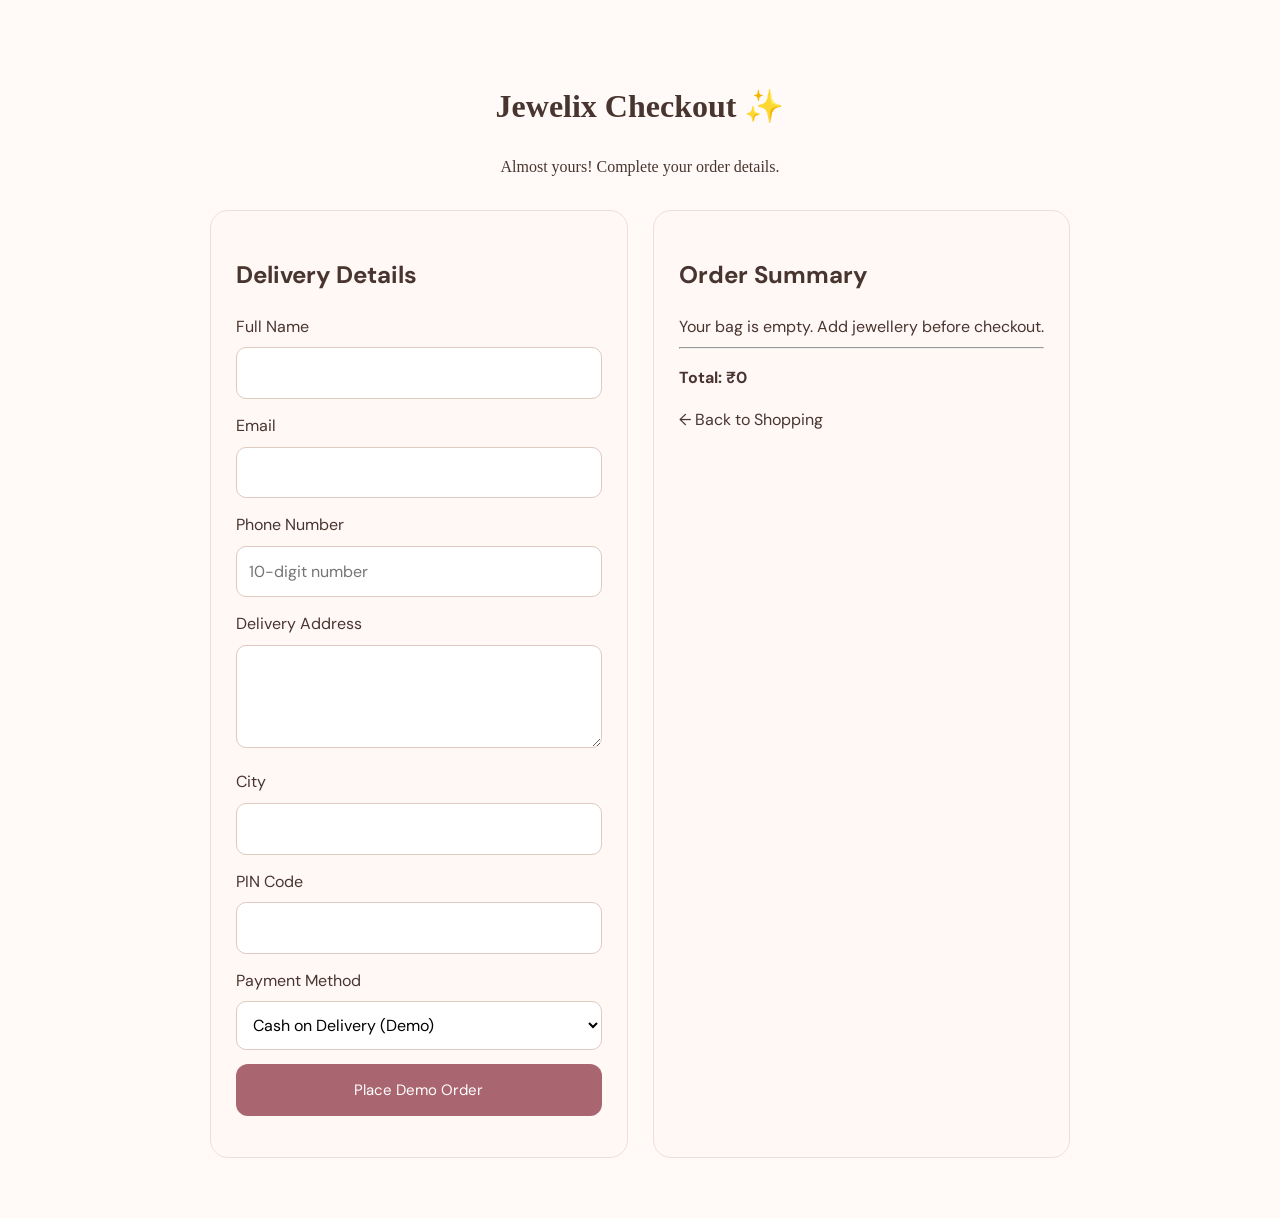
<file: checkout.html>
<!DOCTYPE html>
<html lang="en">
<head>
  <meta charset="UTF-8">
  <meta name="viewport" content="width=device-width, initial-scale=1.0">
  <title>Checkout | Jewelix</title>
  <link rel="stylesheet" href="style.css">
  <style>
    .checkout-page {
      max-width: 900px;
      margin: 40px auto;
      padding: 20px;
      color: #49352f;
    }
    .checkout-heading {
      text-align: center;
      font-family: Georgia, serif;
    }
    .checkout-layout {
      display: grid;
      grid-template-columns: 1fr 1fr;
      gap: 25px;
      margin-top: 30px;
    }
    .checkout-box {
      padding: 25px;
      border-radius: 18px;
      background: #fff8f5;
      border: 1px solid #eeded8;
    }
    .checkout-box input,
    .checkout-box textarea,
    .checkout-box select {
      width: 100%;
      box-sizing: border-box;
      margin: 8px 0 14px;
      padding: 12px;
      border: 1px solid #dfc9c0;
      border-radius: 10px;
      font: inherit;
      background: white;
    }
    .place-order {
      width: 100%;
      padding: 14px;
      border: 0;
      border-radius: 12px;
      background: #a96570;
      color: white;
      cursor: pointer;
      font-size: 15px;
    }
    #order-message {
      color: #426b45;
      line-height: 1.6;
    }
    @media (max-width: 650px) {
      .checkout-layout { grid-template-columns: 1fr; }
    }
  </style>
</head>
<body>
  <main class="checkout-page">
    <h1 class="checkout-heading">Jewelix Checkout ✨</h1>
    <p class="checkout-heading">Almost yours! Complete your order details.</p>

    <div class="checkout-layout">
      <section class="checkout-box">
        <h2>Delivery Details</h2>
        <form id="checkout-form">
          <label for="customer-name">Full Name</label>
          <input id="customer-name" name="name" required>

          <label for="customer-email">Email</label>
          <input id="customer-email" name="email" type="email" required>

          <label for="customer-phone">Phone Number</label>
          <input id="customer-phone" name="phone" type="tel"
                 pattern="[0-9]{10}" maxlength="10"
                 placeholder="10-digit number" required>

          <label for="customer-address">Delivery Address</label>
          <textarea id="customer-address" name="address"
                    rows="3" required></textarea>

          <label for="customer-city">City</label>
          <input id="customer-city" name="city" required>

          <label for="customer-pincode">PIN Code</label>
          <input id="customer-pincode" name="pincode"
                 inputmode="numeric" pattern="[0-9]{6}"
                 maxlength="6" required>

          <label for="payment-method">Payment Method</label>
          <select id="payment-method" name="payment" required>
            <option value="COD">Cash on Delivery (Demo)</option>
          </select>

          <button class="place-order" type="submit">Place Demo Order</button>
          <p id="order-message" role="status"></p>
        </form>
      </section>

      <section class="checkout-box">
        <h2>Order Summary</h2>
        <div id="checkout-items">Your bag items will appear here.</div>
        <hr>
        <p id="checkout-total"><strong>Total: ₹0</strong></p>
        <a href="index.html">← Back to Shopping</a>
      </section>
    </div>
  </main>

  <script>
    const checkoutItems = document.getElementById("checkout-items");
    const checkoutTotal = document.getElementById("checkout-total");

    function getCartItems() {
      // Read the cart saved by the existing Jewelix website
      for (const key of ["jewelixCart", "cart"]) {
        try {
          const value = JSON.parse(localStorage.getItem(key));
          if (Array.isArray(value) && value.length) return value;
        } catch (error) {}
      }
      return [];
    }

    function showOrderSummary() {
      const cart = getCartItems();

      if (!cart.length) {
        checkoutItems.textContent = "Your bag is empty. Add jewellery before checkout.";
        checkoutTotal.innerHTML = "<strong>Total: ₹0</strong>";
        return;
      }

      let total = 0;
      checkoutItems.replaceChildren();

      cart.forEach(item => {
        const quantity = Number(item.quantity || 1);
        const price = Number(item.price || 0);
        total += price * quantity;

        const row = document.createElement("p");
        row.textContent =
          `${item.name || item.title || "Jewellery"} × ${quantity} — ₹${price * quantity}`;
        checkoutItems.appendChild(row);
      });

      checkoutTotal.textContent = `Total: ₹${total}`;
    }

    showOrderSummary();

    document.getElementById("checkout-form").addEventListener("submit", function(event) {
      event.preventDefault();

      if (!getCartItems().length) {
        document.getElementById("order-message").textContent =
          "Your bag is empty. Please add a product first.";
        return;
      }

      document.getElementById("order-message").textContent =
        "Demo order placed successfully! Thank you for choosing Jewelix. 💗";

      // Demo only: no real payment or order submission occurs.
      localStorage.removeItem("jewelixCart");
      localStorage.removeItem("cart");
      showOrderSummary();
      this.reset();
    });
  </script>
</body>
</html>
</file>
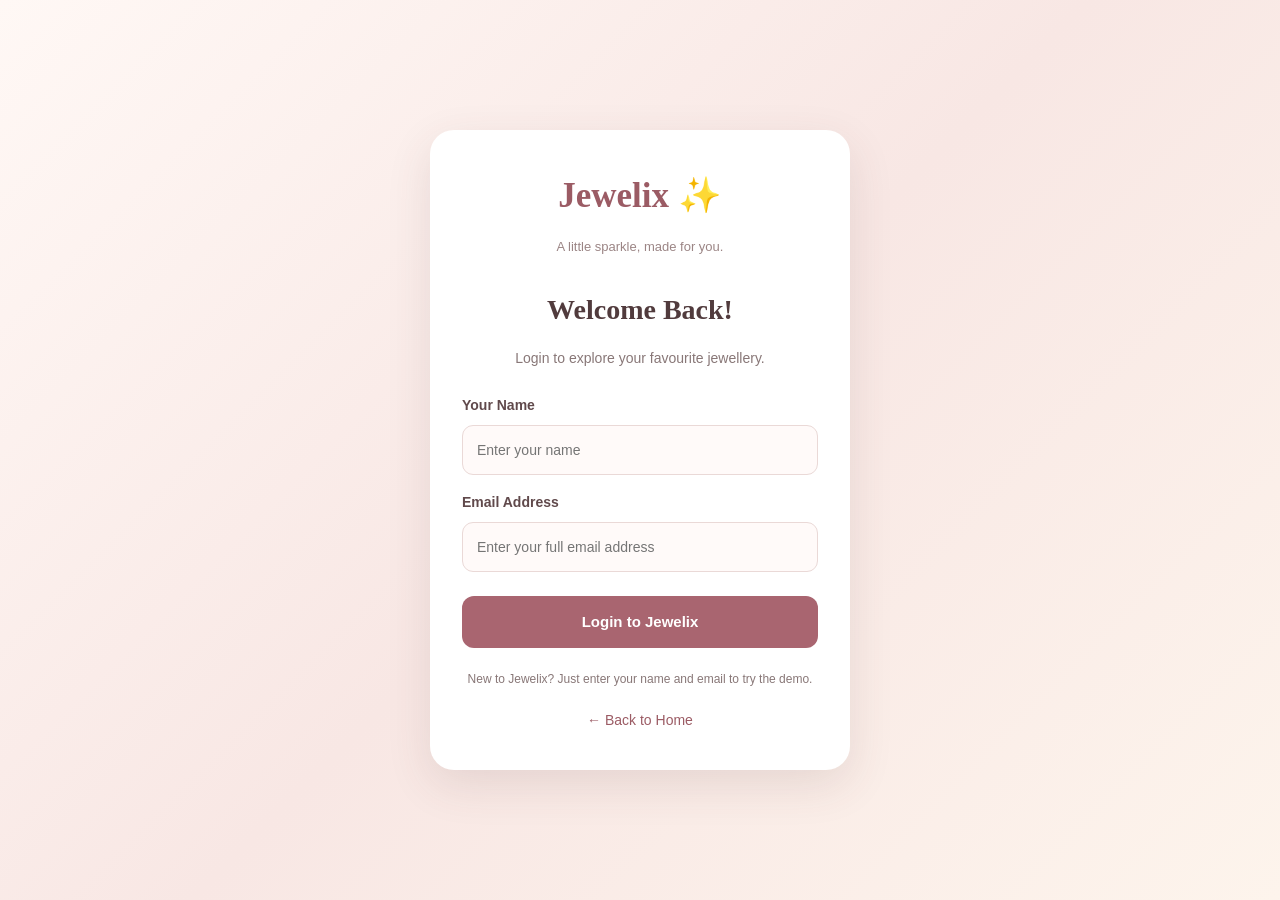
<file: login.html>
<!DOCTYPE html>
<html lang="en">
<head>
  <meta charset="UTF-8">
  <meta name="viewport" content="width=device-width, initial-scale=1.0">
  <title>Login | Jewelix</title>
  <link rel="stylesheet" href="style.css">
  <script src="script.js" defer></script>
</head>
<body class="login-page">

  <main class="login-card">
    <a href="index.html" class="login-brand">Jewelix<span> ✨</span></a>
    <p class="login-subtitle">A little sparkle, made for you.</p>

    <h1>Welcome Back!</h1>
    <p class="login-description">Login to explore your favourite jewellery.</p>

    <form id="loginForm">
      <label for="loginName">Your Name</label>
      <input type="text" id="loginName" placeholder="Enter your name" required>

      <label for="loginEmail">Email Address</label>
     <input type="text" id="loginEmail"
       placeholder="Enter your full email address"
       autocomplete="email" required>

      <button type="submit" class="login-submit">Login to Jewelix</button>
      <p id="loginMessage" class="login-message" aria-live="polite"></p>
    </form>

    <p class="login-footer">
      New to Jewelix? Just enter your name and email to try the demo.
    </p>
    <a href="index.html" class="back-home">← Back to Home</a>
  </main>

</body>
</html>
</file>
<file: style.css>
/* ========================================
   JEWELIX — Pinterest Inspired Design
   PART 1: Basic Setup, Header and Hero
======================================== */

@import url('https://fonts.googleapis.com/css2?family=DM+Sans:wght@400;500;600;700&family=Playfair+Display:wght@400;500;600;700&display=swap');

:root {
  --bg: #fffaf7;
  --surface: #ffffff;
  --text: #30231f;
  --muted: #85736c;
  --accent: #a85e48;
  --accent-dark: #844331;
  --soft-pink: #f4e5df;
  --border: #eadbd4;
  --shadow: 0 12px 35px rgba(67, 40, 31, 0.08);
  --radius: 22px;
}

* {
  box-sizing: border-box;
}

html {
  scroll-behavior: smooth;
  scroll-padding-top: 90px;
}

body {
  margin: 0;
  background: var(--bg);
  color: var(--text);
  font-family: 'DM Sans', sans-serif;
  line-height: 1.6;
}

button,
input,
textarea {
  font: inherit;
}

button {
  cursor: pointer;
}

button:focus-visible,
a:focus-visible,
input:focus-visible,
textarea:focus-visible {
  outline: 2px solid var(--accent);
  outline-offset: 3px;
}

a {
  color: inherit;
  text-decoration: none;
}

img {
  display: block;
  max-width: 100%;
}

button {
  -webkit-tap-highlight-color: transparent;
}

.section-wrap {
  width: min(1380px, calc(100% - 64px));
  margin-inline: auto;
}

section {
  scroll-margin-top: 95px;
}

/* ---------- HEADER ---------- */

.site-header {
  position: sticky;
  top: 0;
  z-index: 100;
  display: flex;
  align-items: center;
  justify-content: space-between;
  gap: 25px;
  padding: 17px 5%;
  background: rgba(255, 250, 247, 0.94);
  border-bottom: 1px solid rgba(234, 219, 212, 0.8);
  backdrop-filter: blur(16px);
}

.brand {
  flex-shrink: 0;
  font-family: 'Playfair Display', serif;
  font-size: 31px;
  font-weight: 700;
  letter-spacing: -1.5px;
}

.brand span {
  color: var(--accent);
}

.main-nav {
  display: flex;
  align-items: center;
  justify-content: center;
  gap: 27px;
}

.main-nav a {
  color: var(--muted);
  font-size: 13px;
  font-weight: 600;
  transition: color 0.2s ease;
}

.main-nav a:hover {
  color: var(--accent);
}

.header-actions {
  display: flex;
  align-items: center;
  gap: 10px;
}

.header-actions button {
  min-width: 42px;
  min-height: 42px;
  padding: 8px 12px;
  border: 1px solid var(--border);
  border-radius: 50px;
  background: var(--surface);
  color: var(--text);
  font-size: 12px;
  transition: background 0.2s ease, transform 0.2s ease;
}

.header-actions button:hover {
  background: var(--soft-pink);
  transform: translateY(-2px);
}

/* ---------- HERO SECTION ---------- */

.hero {
  display: grid;
  grid-template-columns: 1fr 0.9fr;
  align-items: center;
  gap: 55px;
  min-height: 560px;
  padding-block: 65px 80px;
}

.hero-copy {
  max-width: 620px;
}

.eyebrow {
  display: inline-block;
  margin-bottom: 14px;
  color: var(--accent);
  font-size: 11px;
  font-weight: 700;
  letter-spacing: 2.5px;
  text-transform: uppercase;
}

.hero h1 {
  margin: 0 0 22px;
  font-family: 'Playfair Display', serif;
  font-size: clamp(42px, 5.4vw, 76px);
  font-weight: 500;
  line-height: 1.08;
  letter-spacing: -2.2px;
}

.hero h1 span {
  color: var(--accent);
  font-style: italic;
}

.hero p {
  max-width: 470px;
  margin: 0 0 30px;
  color: var(--muted);
  font-size: 15px;
  line-height: 1.9;
}

.primary-button {
  display: inline-flex;
  align-items: center;
  justify-content: center;
  min-height: 49px;
  padding: 13px 24px;
  border: none;
  border-radius: 50px;
  background: var(--accent);
  color: #ffffff;
  font-size: 13px;
  font-weight: 700;
  transition: background 0.2s ease, transform 0.2s ease;
}

.primary-button:hover {
  background: var(--accent-dark);
  transform: translateY(-2px);
}

.hero-art {
  position: relative;
  min-height: 430px;
  overflow: hidden;
  border-radius: 48% 48% 24px 24px;
  background:
    radial-gradient(circle at 70% 25%, #fff9f0 0, transparent 28%),
    linear-gradient(145deg, #ecd4c6, #d7a994 55%, #b87f6c);
}

.hero-art::before {
  position: absolute;
  top: 12%;
  left: 12%;
  width: 76%;
  height: 76%;
  border: 1px solid rgba(255, 255, 255, 0.45);
  border-radius: 50%;
  content: '';
}

.hero-art::after {
  position: absolute;
  right: 12%;
  bottom: 12%;
  width: 95px;
  height: 95px;
  border: 1px solid rgba(255, 255, 255, 0.5);
  border-radius: 50%;
  content: '';
}

/* Hero artwork decoration */

.hero-art .hero-decoration {
  position: absolute;
  inset: 0;
  display: grid;
  place-items: center;
  font-size: 100px;
}
/* ========================================
   PART 2: PRODUCT GALLERY + MASONRY LAYOUT
======================================== */

.gallery-section {
  padding-top: 40px;
  padding-bottom: 100px;
}

.section-heading {
  display: flex;
  align-items: end;
  justify-content: space-between;
  gap: 20px;
  margin-bottom: 28px;
}

.section-heading h2,
.studio-intro h2,
.about-copy h2,
.contact-section h2 {
  margin: 0;
  font-family: 'Playfair Display', serif;
  font-size: clamp(32px, 4vw, 49px);
  font-weight: 500;
  line-height: 1.2;
  letter-spacing: -1px;
}

.section-heading p {
  margin: 10px 0 0;
  color: var(--muted);
  font-size: 14px;
}

.gallery-tools {
  display: flex;
  flex-wrap: wrap;
  align-items: center;
  justify-content: space-between;
  gap: 18px;
  margin-bottom: 28px;
}

#search-input {
  width: min(100%, 290px);
  min-height: 45px;
  padding: 12px 17px;
  border: 1px solid var(--border);
  border-radius: 50px;
  background: #fff;
  color: var(--text);
  outline: none;
}

#search-input:focus {
  border-color: var(--accent);
}

.filter-list {
  display: flex;
  flex-wrap: wrap;
  gap: 9px;
}

.filter-chip {
  padding: 10px 16px;
  border: 1px solid var(--border);
  border-radius: 50px;
  background: transparent;
  color: var(--muted);
  font-size: 12px;
  font-weight: 600;
  transition: all 0.2s ease;
}

.filter-chip:hover,
.filter-chip.active {
  border-color: var(--accent);
  background: var(--accent);
  color: #fff;
}

/* Pinterest-style masonry columns */

#product-grid {
  columns: 4 220px;
  column-gap: 22px;
}

.product-card {
  position: relative;
  display: inline-block;
  width: 100%;
  margin: 0 0 24px;
  overflow: hidden;
  break-inside: avoid;
  border-radius: 18px;
  background: var(--surface);
  box-shadow: 0 4px 20px rgba(67, 40, 31, 0.045);
  transition: transform 0.25s ease, box-shadow 0.25s ease;
}

.product-card:hover {
  transform: translateY(-4px);
  box-shadow: var(--shadow);
}

.product-card img {
  width: 100%;
  height: auto;
  min-height: 180px;
  object-fit: cover;
  background: var(--soft-pink);
}

.product-card:nth-child(4n + 1) img {
  aspect-ratio: 4 / 5;
}

.product-card:nth-child(4n + 2) img {
  aspect-ratio: 3 / 4;
}

.product-card:nth-child(4n + 3) img {
  aspect-ratio: 4 / 3;
}

.product-card:nth-child(4n) img {
  aspect-ratio: 3 / 5;
}

.product-card-content {
  padding: 16px;
}

.product-card-content h3 {
  margin: 0 0 5px;
  font-family: 'Playfair Display', serif;
  font-size: 19px;
  font-weight: 500;
}

.product-card-content p {
  margin: 0 0 12px;
  color: var(--muted);
  font-size: 12px;
}

.product-card-bottom {
  display: flex;
  align-items: center;
  justify-content: space-between;
  gap: 10px;
}

.product-price {
  color: var(--accent-dark);
  font-size: 14px;
  font-weight: 700;
}

.product-card-actions {
  display: flex;
  gap: 7px;
}

.product-card-actions button {
  min-width: 35px;
  min-height: 35px;
  padding: 7px;
  border: 1px solid var(--border);
  border-radius: 50%;
  background: #fffaf7;
  color: var(--text);
}

.product-card-actions button:hover {
  background: var(--soft-pink);
}

#empty-message {
  padding: 35px 15px;
  color: var(--muted);
  text-align: center;
}

/* ========================================
   PART 2: CUSTOMIZATION STUDIO
======================================== */

.studio-section {
  padding: 90px 0;
  background: #f5e9e3;
}

.studio-intro {
  max-width: 700px;
  margin: 0 auto 42px;
  padding: 0 24px;
  text-align: center;
}

.studio-intro p {
  margin: 15px auto 0;
  color: var(--muted);
  font-size: 14px;
  line-height: 1.8;
}

/* Two-column studio layout */

.custom-studio {
  display: grid;
  grid-template-columns: minmax(0, 1.2fr) minmax(320px, 0.8fr);
  align-items: start;
  gap: 30px;
  width: min(1320px, calc(100% - 64px));
  margin-inline: auto;
}

/* Large live preview */

.custom-preview {
  position: sticky;
  top: 100px;
  min-width: 0;
  min-height: 590px;
  padding: 28px;
  overflow: hidden;
  border: 1px solid rgba(234, 219, 212, 0.9);
  border-radius: 30px;
  background: #fffaf8;
  box-shadow: 0 25px 70px rgba(70, 45, 40, 0.10);
}

.preview-topline {
  display: flex;
  align-items: center;
  justify-content: space-between;
  gap: 15px;
  padding-bottom: 18px;
  border-bottom: 1px solid var(--border);
}

.preview-topline span:first-child {
  font-size: 12px;
  font-weight: 700;
  letter-spacing: 1px;
  text-transform: uppercase;
}

.preview-topline span:last-child {
  color: var(--muted);
  font-size: 11px;
}

.necklace-stage {
  display: grid;
  place-items: center;
  width: 100%;
  min-height: 410px;
  margin: 14px auto;
  overflow: hidden;
  border-radius: 22px;
  background:
    radial-gradient(ellipse at center, #fff 0%, #fff9f4 55%, #f2dfd5 100%);
}

.necklace-stage svg {
  display: block;
  width: min(100%, 470px);
  height: auto;
  max-height: 430px;
  overflow: visible;
}

.preview-footer {
  display: flex;
  align-items: center;
  justify-content: space-between;
  gap: 15px;
  padding-top: 17px;
  border-top: 1px solid var(--border);
  color: var(--muted);
  font-size: 12px;
}

#preview-finish {
  color: var(--accent-dark);
  font-weight: 700;
}

/* Customization controls */

.custom-content {
  min-width: 0;
  padding: 28px;
  border: 1px solid rgba(234, 219, 212, 0.8);
  border-radius: 30px;
  background: #fff;
  box-shadow: 0 15px 45px rgba(70, 45, 40, 0.06);
}

.custom-content h3 {
  margin: 0 0 8px;
  font-family: 'Playfair Display', serif;
  font-size: 27px;
  font-weight: 500;
}

.custom-content > p {
  margin: 0 0 25px;
  color: var(--muted);
  font-size: 13px;
  line-height: 1.8;
}

.control-group {
  margin-top: 26px;
  padding-top: 22px;
  border-top: 1px solid var(--border);
}

.control-group > label,
.control-group > p:first-child {
  display: block;
  margin: 0 0 12px;
  font-size: 13px;
  font-weight: 700;
}

#initial-input {
  width: 100%;
  min-height: 48px;
  padding: 12px 15px;
  border: 1px solid var(--border);
  border-radius: 12px;
  background: #fffaf7;
  color: var(--text);
  text-transform: uppercase;
}

.finish-options,
.charm-options {
  display: flex;
  flex-wrap: wrap;
  gap: 10px;
}

.finish-option,
.charm-option {
  display: inline-flex;
  align-items: center;
  justify-content: center;
  gap: 8px;
  min-height: 43px;
  padding: 9px 13px;
  border: 1px solid var(--border);
  border-radius: 12px;
  background: #fff;
  color: var(--text);
  font-size: 12px;
  transition: all 0.2s ease;
}

.finish-option:hover,
.charm-option:hover,
.finish-option.active,
.charm-option.active {
  border-color: var(--accent);
  background: #fff4ef;
}

.swatch {
  display: inline-block;
  width: 17px;
  height: 17px;
  flex-shrink: 0;
  border: 1px solid rgba(0, 0, 0, 0.12);
  border-radius: 50%;
}

.swatch.gold {
  background: linear-gradient(135deg, #f9e7a1, #c99732);
}

.swatch.silver {
  background: linear-gradient(135deg, #fff, #9b9b9b);
}

.swatch.rose {
  background: linear-gradient(135deg, #f7c9bb, #b86f62);
}

#custom-price {
  color: var(--accent-dark);
  font-family: 'Playfair Display', serif;
  font-size: 30px;
  font-weight: 600;
}

#add-custom-to-cart {
  width: 100%;
  margin-top: 18px;
}

#studio-feedback {
  min-height: 22px;
  margin-top: 12px;
  color: var(--accent-dark);
  font-size: 12px;
}
/* ========================================
   PART 3: ABOUT SECTION
======================================== */

.about-section {
  display: grid;
  grid-template-columns: 1fr 0.85fr;
  align-items: center;
  gap: 65px;
  padding-top: 100px;
  padding-bottom: 100px;
}

.about-copy .eyebrow {
  margin-bottom: 15px;
}

.about-copy h2 {
  max-width: 570px;
  margin-bottom: 22px;
}

.about-copy p {
  max-width: 570px;
  color: var(--muted);
  font-size: 14px;
  line-height: 1.95;
}

.about-image {
  display: grid;
  min-height: 390px;
  place-items: center;
  overflow: hidden;
  border-radius: 48% 48% 22px 22px;
  background:
    radial-gradient(circle at 50% 35%, #fffaf3 0, transparent 35%),
    linear-gradient(145deg, #f1d9cc, #d3a08b);
}

.about-image img {
  width: 100%;
  height: 390px;
  object-fit: cover;
}

/* ========================================
   PART 3: CONTACT SECTION
======================================== */

.contact-section {
  padding: 85px 24px;
  background: #f3e5de;
  text-align: center;
}

.contact-section h2 {
  margin-bottom: 12px;
}

.contact-section > p {
  max-width: 520px;
  margin: 0 auto 30px;
  color: var(--muted);
  font-size: 14px;
}

#contact-form {
  display: grid;
  gap: 14px;
  width: min(100%, 520px);
  margin: 0 auto;
  text-align: left;
}

#contact-form input,
#contact-form textarea {
  width: 100%;
  padding: 14px 16px;
  border: 1px solid var(--border);
  border-radius: 13px;
  background: #fffaf7;
  color: var(--text);
}

#contact-form textarea {
  min-height: 125px;
  resize: vertical;
}

#contact-form .primary-button {
  justify-self: start;
}

#contact-feedback {
  min-height: 24px;
  color: var(--accent-dark);
  font-size: 13px;
}

/* ========================================
   PART 3: FOOTER
======================================== */

.site-footer {
  display: flex;
  align-items: center;
  justify-content: space-between;
  gap: 20px;
  padding: 28px 5%;
  background: #30231f;
  color: #fffaf7;
}

.site-footer .brand {
  font-size: 25px;
}

.site-footer p {
  margin: 0;
  color: #e2cfc6;
  font-size: 12px;
}

/* ========================================
   PART 3: TOAST MESSAGE
======================================== */

#toast {
  position: fixed;
  right: 22px;
  bottom: 22px;
  z-index: 300;
  max-width: calc(100% - 44px);
  padding: 14px 20px;
  border-radius: 14px;
  background: #30231f;
  color: white;
  box-shadow: var(--shadow);
  font-size: 13px;
  opacity: 0;
  pointer-events: none;
  transform: translateY(12px);
  transition: opacity 0.25s ease, transform 0.25s ease;
}

#toast.show {
  opacity: 1;
  transform: translateY(0);
}

/* ========================================
   PART 3: PRODUCT MODAL
======================================== */

#product-modal[hidden],
#panel-scrim[hidden] {
  display: none !important;
}

#product-modal {
  position: fixed;
  inset: 0;
  z-index: 200;
  display: grid;
  place-items: center;
  padding: 20px;
  background: rgba(36, 25, 21, 0.55);
}

.modal-content {
  position: relative;
  width: min(100%, 750px);
  max-height: 90vh;
  padding: 24px;
  overflow: auto;
  border-radius: 24px;
  background: var(--bg);
}

#modal-close {
  position: absolute;
  top: 12px;
  right: 12px;
  z-index: 2;
  width: 40px;
  height: 40px;
  border: none;
  border-radius: 50%;
  background: #fff;
  font-size: 20px;
}

#modal-image {
  width: 100%;
  max-height: 340px;
  object-fit: contain;
  border-radius: 15px;
  background: var(--soft-pink);
}

#modal-category {
  margin-top: 18px;
  color: var(--accent);
  font-size: 11px;
  font-weight: 700;
  letter-spacing: 1.5px;
  text-transform: uppercase;
}

#modal-title {
  margin: 8px 0;
  font-family: 'Playfair Display', serif;
  font-size: 30px;
}

#modal-description {
  color: var(--muted);
  font-size: 14px;
}

#modal-price {
  margin: 15px 0;
  color: var(--accent-dark);
  font-size: 20px;
  font-weight: 700;
}

/* ========================================
   PART 3: CART AND WISHLIST SIDE PANEL
======================================== */

#side-panel {
  position: fixed;
  top: 0;
  right: 0;
  z-index: 220;
  display: flex;
  flex-direction: column;
  width: min(420px, 92vw);
  height: 100dvh;
  padding: 24px;
  background: var(--bg);
  box-shadow: -10px 0 40px rgba(0, 0, 0, 0.12);
  transform: translateX(105%);
  transition: transform 0.3s ease;
}

#side-panel.open {
  transform: translateX(0);
}

#side-panel[aria-hidden="true"] {
  visibility: hidden;
}

#side-panel.open[aria-hidden="false"] {
  visibility: visible;
}

.panel-heading {
  display: flex;
  align-items: center;
  justify-content: space-between;
  gap: 15px;
  padding-bottom: 18px;
  border-bottom: 1px solid var(--border);
}

#panel-title {
  margin: 0;
  font-family: 'Playfair Display', serif;
  font-size: 26px;
}

#panel-close {
  width: 40px;
  height: 40px;
  border: 1px solid var(--border);
  border-radius: 50%;
  background: #fff;
  font-size: 20px;
}

#panel-items {
  flex: 1;
  overflow-y: auto;
  padding-block: 15px;
}

.panel-item {
  display: flex;
  align-items: center;
  gap: 13px;
  padding: 14px 0;
  border-bottom: 1px solid var(--border);
}

.panel-item img {
  width: 68px;
  height: 78px;
  border-radius: 10px;
  object-fit: cover;
}

.panel-item h4 {
  margin: 0 0 4px;
  font-size: 13px;
}

.panel-item p {
  margin: 0;
  color: var(--muted);
  font-size: 12px;
}

#panel-footer {
  padding-top: 16px;
  border-top: 1px solid var(--border);
}

#panel-scrim {
  position: fixed;
  inset: 0;
  z-index: 210;
  background: rgba(35, 24, 20, 0.4);
}

/* ========================================
   PART 3: RESPONSIVE DESIGN
======================================== */

@media (max-width: 1000px) {
  .site-header {
    flex-wrap: wrap;
    gap: 14px;
  }

  .main-nav {
    order: 3;
    width: 100%;
    justify-content: center;
    gap: 22px;
  }

  .hero {
    gap: 30px;
  }

  .custom-studio {
    grid-template-columns: minmax(0, 1fr) minmax(280px, 0.85fr);
    gap: 20px;
    width: calc(100% - 40px);
  }

  .custom-preview {
    min-height: 520px;
    padding: 20px;
  }

  .necklace-stage {
    min-height: 350px;
  }

  .custom-content {
    padding: 22px;
  }

  .about-section {
    gap: 35px;
  }
}

@media (max-width: 700px) {
  .section-wrap {
    width: calc(100% - 32px);
  }

  .site-header {
    padding: 13px 16px;
  }

  .brand {
    font-size: 27px;
  }

  .main-nav {
    justify-content: flex-start;
    gap: 20px;
    overflow-x: auto;
    padding: 5px 0;
  }

  .main-nav a {
    flex-shrink: 0;
  }

  .header-actions {
    gap: 5px;
  }

  .header-actions button {
    min-width: 36px;
    min-height: 36px;
    padding: 6px 9px;
  }

  .hero {
    grid-template-columns: 1fr;
    min-height: auto;
    gap: 30px;
    padding-top: 50px;
    padding-bottom: 55px;
  }

  .hero h1 {
    font-size: clamp(42px, 11vw, 62px);
  }

  .hero-art {
    min-height: 300px;
  }

  .gallery-section {
    padding-top: 30px;
    padding-bottom: 65px;
  }

  .section-heading {
    align-items: flex-start;
    flex-direction: column;
  }

  .gallery-tools {
    align-items: stretch;
    flex-direction: column;
  }

  #search-input {
    width: 100%;
  }

  .filter-list {
    gap: 7px;
  }

  .filter-chip {
    padding: 9px 12px;
  }

  #product-grid {
    columns: 2 140px;
    column-gap: 12px;
  }

  .product-card {
    margin-bottom: 14px;
    border-radius: 14px;
  }

  .product-card-content {
    padding: 11px;
  }

  .product-card-content h3 {
    font-size: 16px;
  }

  .product-card-content p {
    font-size: 11px;
  }

  .product-card-bottom {
    align-items: flex-start;
    flex-direction: column;
  }

  /* On mobile, preview and controls stack vertically */

  .studio-section {
    padding: 60px 0;
  }

  .studio-intro {
    margin-bottom: 28px;
  }

  .custom-studio {
    grid-template-columns: minmax(0, 1fr);
    width: calc(100% - 28px);
    gap: 20px;
  }

  .custom-preview {
    position: relative;
    top: auto;
    min-height: 0;
    padding: 16px;
    border-radius: 22px;
  }

  .necklace-stage {
    min-height: 300px;
  }

  .necklace-stage svg {
    max-height: 330px;
  }

  .custom-content {
    padding: 21px;
    border-radius: 22px;
  }

  .about-section {
    grid-template-columns: 1fr;
    gap: 25px;
    padding-top: 65px;
    padding-bottom: 65px;
  }

  .about-image {
    min-height: 280px;
  }

  .about-image img {
    height: 280px;
  }

  .contact-section {
    padding: 65px 18px;
  }

  .site-footer {
    align-items: flex-start;
    flex-direction: column;
    padding: 25px 20px;
  }

  .modal-content {
    padding: 18px;
  }
}

@media (max-width: 380px) {
  .header-actions button {
    font-size: 11px;
  }

  #product-grid {
    columns: 2 120px;
    column-gap: 9px;
  }

  .custom-studio {
    width: calc(100% - 20px);
  }

  .finish-option,
  .charm-option {
    padding: 8px 10px;
    font-size: 11px;
  }
}
/* JEWELIX PRODUCT CARD FIX */

#product-grid {
  columns: 4 220px;
  column-gap: 18px;
}

.product-card {
  display: inline-block;
  width: 100%;
  margin: 0 0 20px;
  overflow: hidden;
  break-inside: avoid;
  border-radius: 18px;
  background: #ffffff;
}

.product-card img {
  display: block;
  width: 100%;
  min-height: 0;
  object-fit: cover;
  background: #f4e5df;
}

.product-card:nth-child(4n + 1) img {
  aspect-ratio: 4 / 5;
}

.product-card:nth-child(4n + 2) img {
  aspect-ratio: 3 / 4;
}

.product-card:nth-child(4n + 3) img {
  aspect-ratio: 4 / 3;
}

.product-card:nth-child(4n) img {
  aspect-ratio: 3 / 5;
}

@media (max-width: 700px) {
  #product-grid {
    columns: 2 140px;
    column-gap: 12px;
  }
}
/* Jewelix Login Page */
.login-page {
    min-height: 100vh;
    margin: 0;
    padding: 25px 15px;
    box-sizing: border-box;
    display: flex;
    justify-content: center;
    align-items: center;
    background: linear-gradient(135deg, #fff8f5, #f8e7e4, #fdf4ec);
    font-family: Arial, sans-serif;
}

.login-card {
    width: 100%;
    max-width: 420px;
    box-sizing: border-box;
    padding: 38px 32px;
    background: #ffffff;
    border-radius: 24px;
    box-shadow: 0 15px 45px rgba(91, 55, 55, 0.12);
}

.login-brand {
    display: block;
    text-align: center;
    color: #9b5b64;
    font-family: Georgia, serif;
    font-size: 35px;
    font-weight: bold;
    text-decoration: none;
}

.login-brand span {
    color: #c99b58;
}

.login-subtitle {
    text-align: center;
    color: #9b8585;
    font-size: 13px;
    margin-bottom: 30px;
}

.login-card h1 {
    margin-bottom: 8px;
    color: #513b3d;
    font-family: Georgia, serif;
    font-size: 28px;
    text-align: center;
}

.login-description {
    color: #887777;
    font-size: 14px;
    text-align: center;
    margin-bottom: 25px;
}

.login-card label {
    display: block;
    margin: 16px 0 8px;
    color: #60494b;
    font-size: 14px;
    font-weight: bold;
}

.login-card input {
    width: 100%;
    box-sizing: border-box;
    padding: 13px 14px;
    border: 1px solid #ead9d7;
    border-radius: 11px;
    background: #fffaf9;
    font-size: 14px;
    outline: none;
}

.login-card input:focus {
    border-color: #b87580;
    box-shadow: 0 0 0 3px rgba(184, 117, 128, 0.12);
}

.login-submit {
    width: 100%;
    margin-top: 24px;
    padding: 14px;
    border: none;
    border-radius: 12px;
    background: #a96570;
    color: white;
    font-size: 15px;
    font-weight: bold;
    cursor: pointer;
    transition: background 0.2s;
}

.login-submit:hover {
    background: #884d58;
}

.login-message {
    color: #a04444;
    font-size: 13px;
    text-align: center;
}

.login-footer {
    margin-top: 22px;
    color: #887777;
    font-size: 12px;
    line-height: 1.6;
    text-align: center;
}

.back-home {
    display: block;
    margin-top: 20px;
    color: #9b5b64;
    font-size: 14px;
    text-align: center;
    text-decoration: none;
}

@media (max-width: 480px) {
    .login-card {
        padding: 30px 22px;
    }
}

#userArea {
    display: flex;
    align-items: center;
    justify-content: center;
    gap: 12px;
    flex-wrap: wrap;
}

.login-nav-link,
.logout-btn {
    display: inline-block;
    padding: 9px 16px;
    border: none;
    border-radius: 20px;
    background: #a96570;
    color: white;
    font-size: 13px;
    text-decoration: none;
    cursor: pointer;
}

.welcome-user {
    color: #60494b;
    font-size: 13px;
}
</file>
